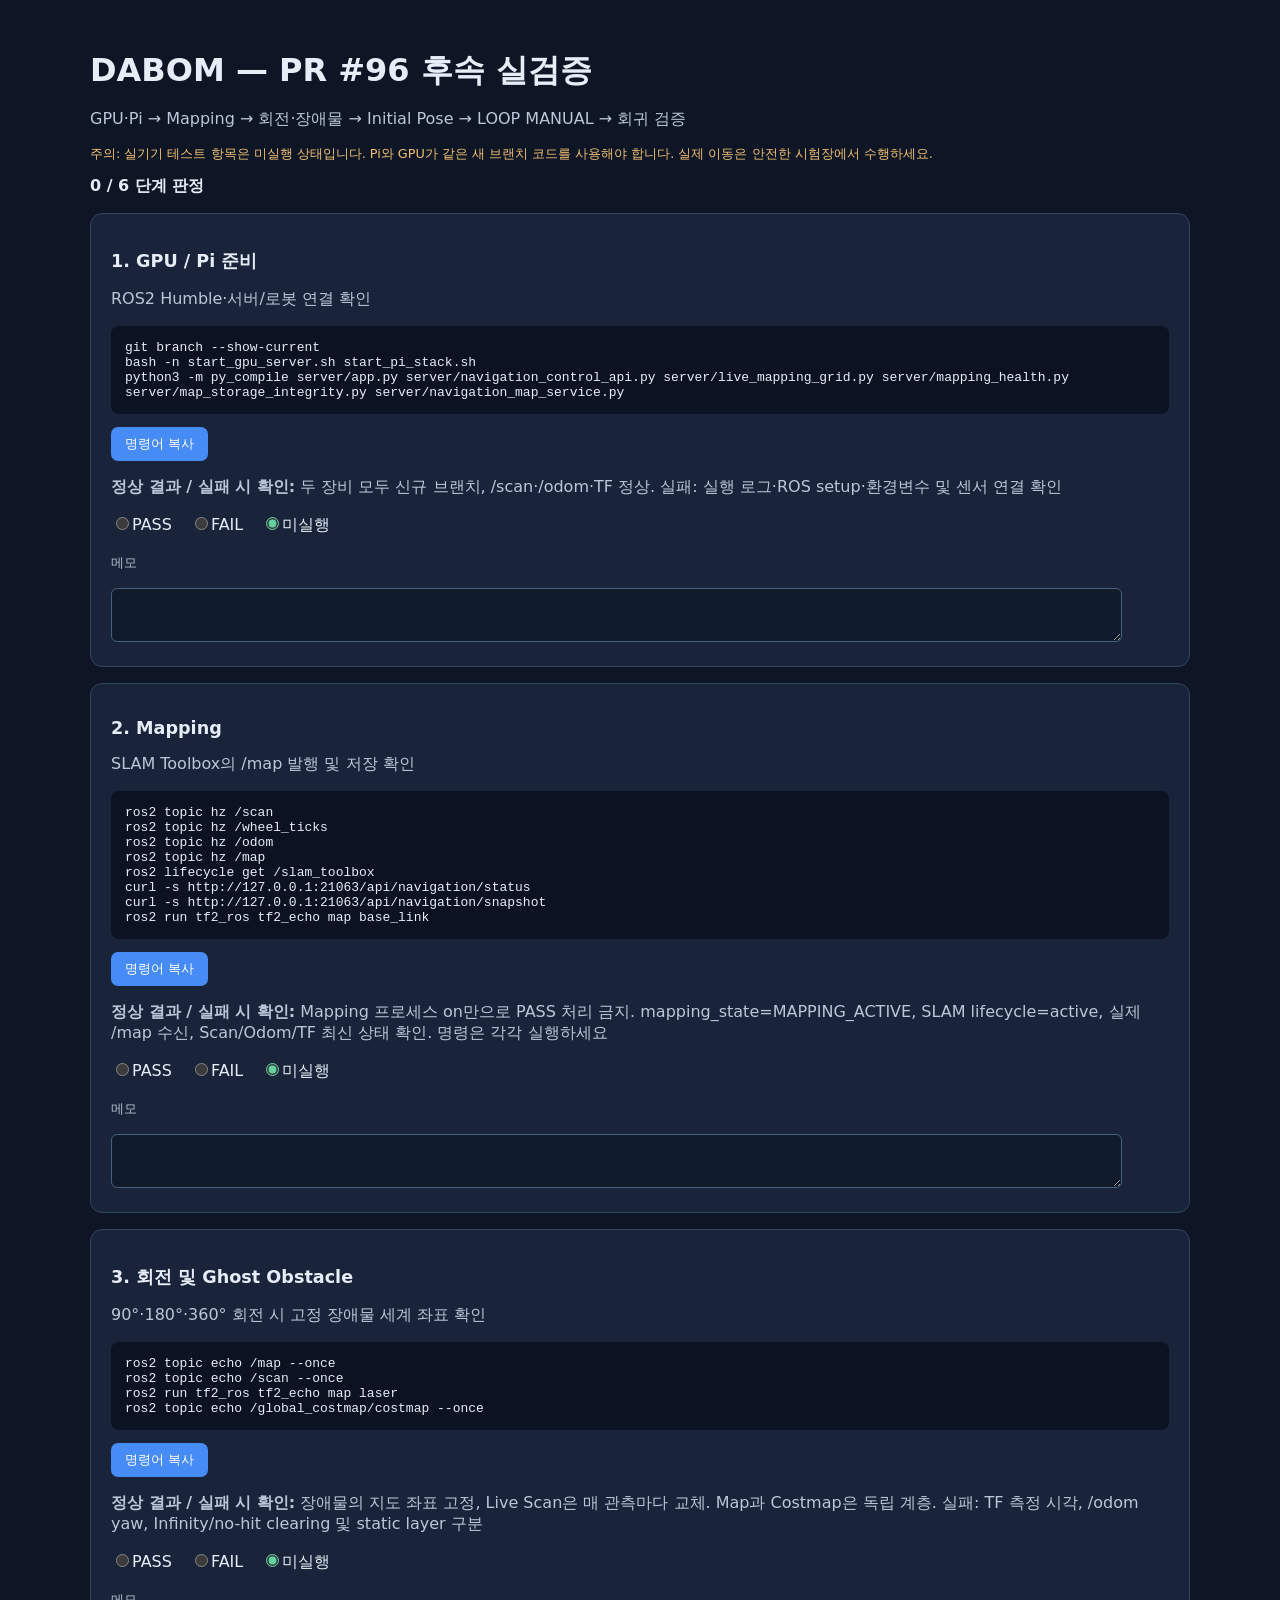
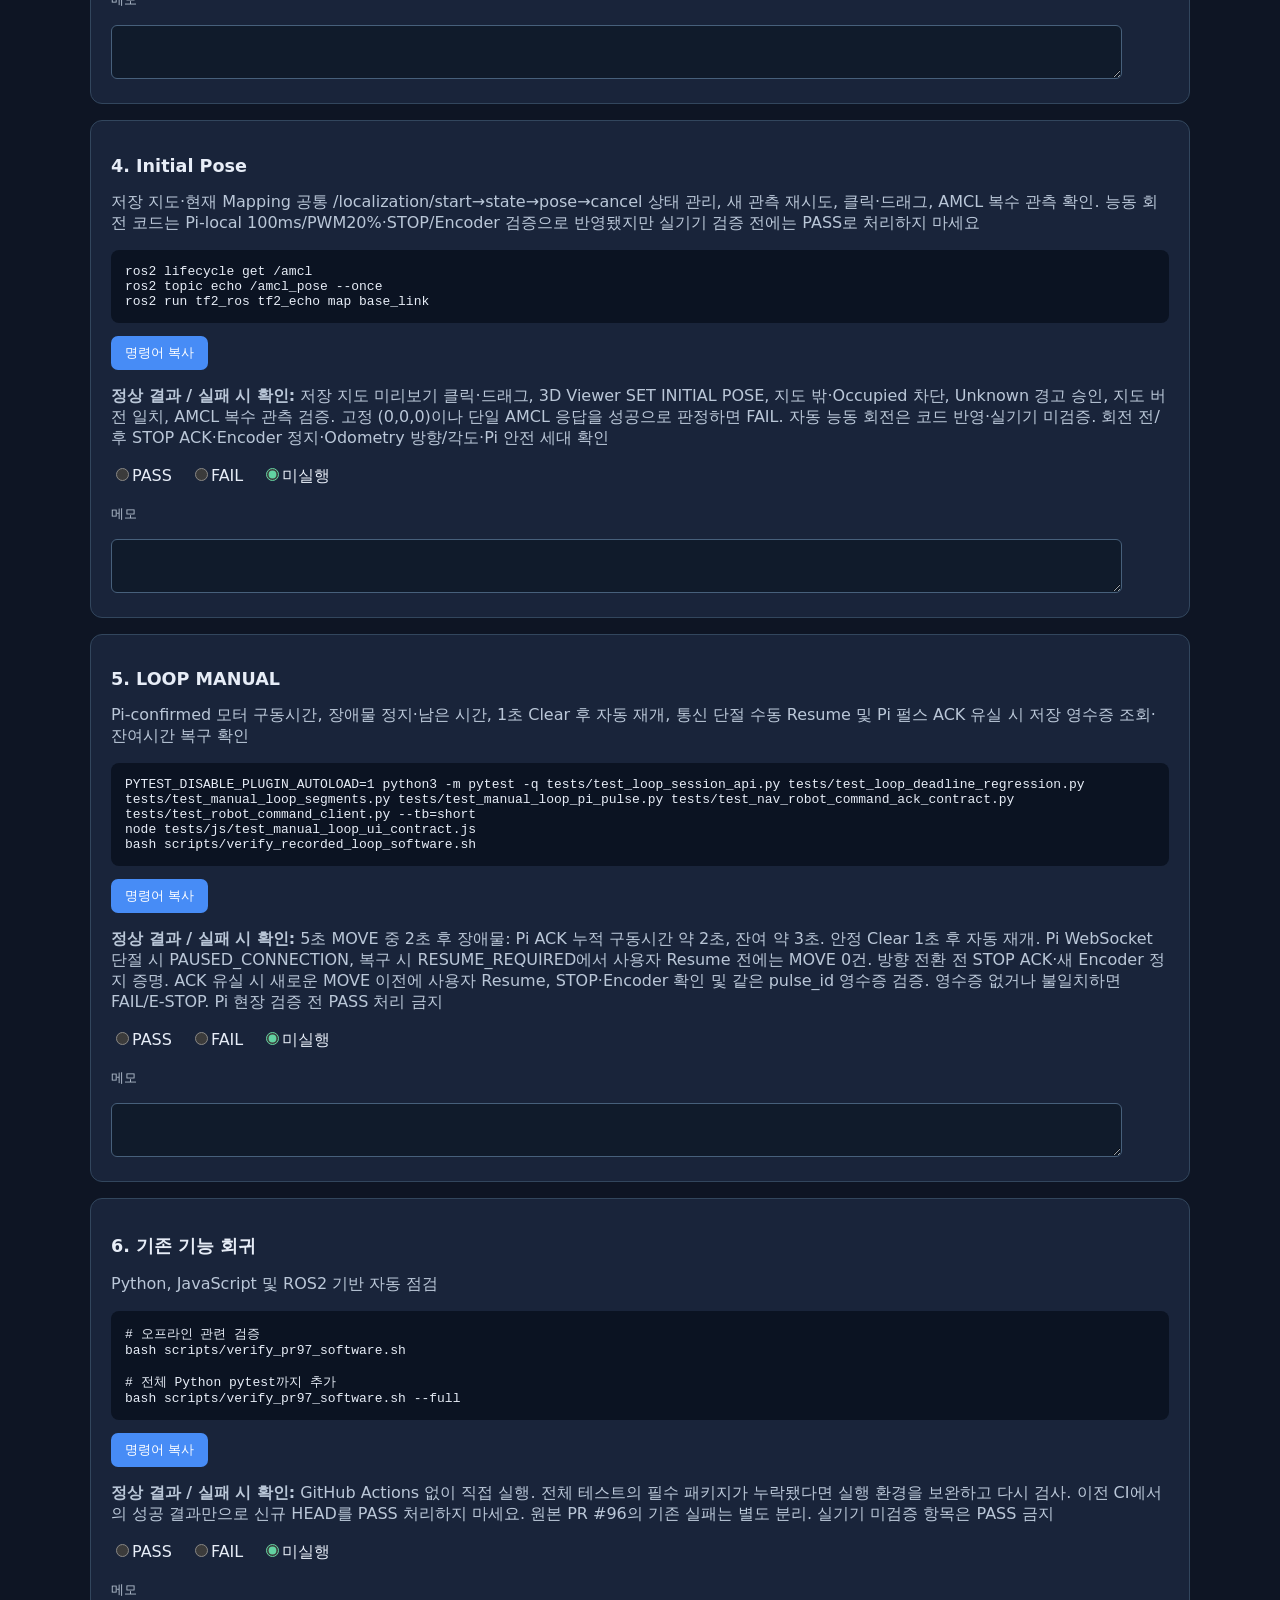
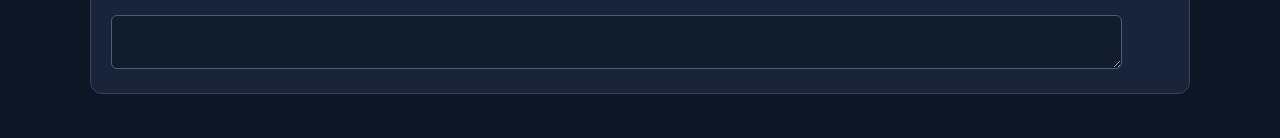
<file: docs/validation/pr96-final-validation.html>
<!doctype html>
<html lang="ko"><head><meta charset="utf-8"><meta name="viewport" content="width=device-width,initial-scale=1">
<title>PR #96 후속 실기기 검증</title><style>
:root{color-scheme:dark;font-family:system-ui,sans-serif;background:#0e1524;color:#e7edf7}body{max-width:1100px;margin:0 auto;padding:28px}h1{margin-bottom:6px}p{color:#bac7d8}section{background:#19243a;border:1px solid #32465d;border-radius:12px;margin:16px 0;padding:20px}h2{font-size:1.1rem}pre{background:#0b1322;border-radius:8px;white-space:pre-wrap;overflow-wrap:anywhere;padding:14px}button{border:0;background:#478cf6;color:#fff;padding:8px 14px;border-radius:7px;cursor:pointer}label{margin-right:18px}input{accent-color:#62d2a2}small{color:#b3bfce}.tag{font-size:.8rem;color:#f0bf74}.status{font-weight:700}</style></head><body>
<h1>DABOM — PR #96 후속 실검증</h1><p>GPU·Pi → Mapping → 회전·장애물 → Initial Pose → LOOP MANUAL → 회귀 검증</p>
<p class="tag">주의: 실기기 테스트 항목은 미실행 상태입니다. Pi와 GPU가 같은 새 브랜치 코드를 사용해야 합니다. 실제 이동은 안전한 시험장에서 수행하세요.</p>
<div id="progress" class="status">0 / 6 단계 판정</div>
<section><h2>1. GPU / Pi 준비</h2><p>ROS2 Humble·서버/로봇 연결 확인</p><pre id="cmd0">git branch --show-current
bash -n start_gpu_server.sh start_pi_stack.sh
python3 -m py_compile server/app.py server/navigation_control_api.py server/live_mapping_grid.py server/mapping_health.py server/map_storage_integrity.py server/navigation_map_service.py</pre><button type="button" data-copy="cmd0">명령어 복사</button><p><strong>정상 결과 / 실패 시 확인:</strong> 두 장비 모두 신규 브랜치, /scan·/odom·TF 정상. 실패: 실행 로그·ROS setup·환경변수 및 센서 연결 확인</p><label><input type="radio" name="s0" value="pass">PASS</label><label><input type="radio" name="s0" value="fail">FAIL</label><label><input type="radio" name="s0" value="pending" checked>미실행</label><p><small>메모</small></p><textarea aria-label="검증 메모" style="width:95%;min-height:48px;background:#101b2b;color:white;border:1px solid #47607b;border-radius:6px"></textarea></section>
<section><h2>2. Mapping</h2><p>SLAM Toolbox의 /map 발행 및 저장 확인</p><pre id="cmd1">ros2 topic hz /scan
ros2 topic hz /wheel_ticks
ros2 topic hz /odom
ros2 topic hz /map
ros2 lifecycle get /slam_toolbox
curl -s http://127.0.0.1:21063/api/navigation/status
curl -s http://127.0.0.1:21063/api/navigation/snapshot
ros2 run tf2_ros tf2_echo map base_link</pre><button type="button" data-copy="cmd1">명령어 복사</button><p><strong>정상 결과 / 실패 시 확인:</strong> Mapping 프로세스 on만으로 PASS 처리 금지. mapping_state=MAPPING_ACTIVE, SLAM lifecycle=active, 실제 /map 수신, Scan/Odom/TF 최신 상태 확인. 명령은 각각 실행하세요</p><label><input type="radio" name="s1" value="pass">PASS</label><label><input type="radio" name="s1" value="fail">FAIL</label><label><input type="radio" name="s1" value="pending" checked>미실행</label><p><small>메모</small></p><textarea aria-label="검증 메모" style="width:95%;min-height:48px;background:#101b2b;color:white;border:1px solid #47607b;border-radius:6px"></textarea></section>
<section><h2>3. 회전 및 Ghost Obstacle</h2><p>90°·180°·360° 회전 시 고정 장애물 세계 좌표 확인</p><pre id="cmd2">ros2 topic echo /map --once
ros2 topic echo /scan --once
ros2 run tf2_ros tf2_echo map laser
ros2 topic echo /global_costmap/costmap --once</pre><button type="button" data-copy="cmd2">명령어 복사</button><p><strong>정상 결과 / 실패 시 확인:</strong> 장애물의 지도 좌표 고정, Live Scan은 매 관측마다 교체. Map과 Costmap은 독립 계층. 실패: TF 측정 시각, /odom yaw, Infinity/no-hit clearing 및 static layer 구분</p><label><input type="radio" name="s2" value="pass">PASS</label><label><input type="radio" name="s2" value="fail">FAIL</label><label><input type="radio" name="s2" value="pending" checked>미실행</label><p><small>메모</small></p><textarea aria-label="검증 메모" style="width:95%;min-height:48px;background:#101b2b;color:white;border:1px solid #47607b;border-radius:6px"></textarea></section>
<section><h2>4. Initial Pose</h2><p>저장 지도·현재 Mapping 공통 /localization/start→state→pose→cancel 상태 관리, 새 관측 재시도, 클릭·드래그, AMCL 복수 관측 확인. 능동 회전 코드는 Pi-local 100ms/PWM20%·STOP/Encoder 검증으로 반영됐지만 실기기 검증 전에는 PASS로 처리하지 마세요</p><pre id="cmd3">ros2 lifecycle get /amcl
ros2 topic echo /amcl_pose --once
ros2 run tf2_ros tf2_echo map base_link</pre><button type="button" data-copy="cmd3">명령어 복사</button><p><strong>정상 결과 / 실패 시 확인:</strong> 저장 지도 미리보기 클릭·드래그, 3D Viewer SET INITIAL POSE, 지도 밖·Occupied 차단, Unknown 경고 승인, 지도 버전 일치, AMCL 복수 관측 검증. 고정 (0,0,0)이나 단일 AMCL 응답을 성공으로 판정하면 FAIL. 자동 능동 회전은 코드 반영·실기기 미검증. 회전 전/후 STOP ACK·Encoder 정지·Odometry 방향/각도·Pi 안전 세대 확인</p><label><input type="radio" name="s3" value="pass">PASS</label><label><input type="radio" name="s3" value="fail">FAIL</label><label><input type="radio" name="s3" value="pending" checked>미실행</label><p><small>메모</small></p><textarea aria-label="검증 메모" style="width:95%;min-height:48px;background:#101b2b;color:white;border:1px solid #47607b;border-radius:6px"></textarea></section>
<section><h2>5. LOOP MANUAL</h2><p>Pi-confirmed 모터 구동시간, 장애물 정지·남은 시간, 1초 Clear 후 자동 재개, 통신 단절 수동 Resume 및 Pi 펄스 ACK 유실 시 저장 영수증 조회·잔여시간 복구 확인</p><pre id="cmd4">PYTEST_DISABLE_PLUGIN_AUTOLOAD=1 python3 -m pytest -q tests/test_loop_session_api.py tests/test_loop_deadline_regression.py tests/test_manual_loop_segments.py tests/test_manual_loop_pi_pulse.py tests/test_nav_robot_command_ack_contract.py tests/test_robot_command_client.py --tb=short
node tests/js/test_manual_loop_ui_contract.js
bash scripts/verify_recorded_loop_software.sh</pre><button type="button" data-copy="cmd4">명령어 복사</button><p><strong>정상 결과 / 실패 시 확인:</strong> 5초 MOVE 중 2초 후 장애물: Pi ACK 누적 구동시간 약 2초, 잔여 약 3초. 안정 Clear 1초 후 자동 재개. Pi WebSocket 단절 시 PAUSED_CONNECTION, 복구 시 RESUME_REQUIRED에서 사용자 Resume 전에는 MOVE 0건. 방향 전환 전 STOP ACK·새 Encoder 정지 증명. ACK 유실 시 새로운 MOVE 이전에 사용자 Resume, STOP·Encoder 확인 및 같은 pulse_id 영수증 검증. 영수증 없거나 불일치하면 FAIL/E-STOP. Pi 현장 검증 전 PASS 처리 금지</p><label><input type="radio" name="s4" value="pass">PASS</label><label><input type="radio" name="s4" value="fail">FAIL</label><label><input type="radio" name="s4" value="pending" checked>미실행</label><p><small>메모</small></p><textarea aria-label="검증 메모" style="width:95%;min-height:48px;background:#101b2b;color:white;border:1px solid #47607b;border-radius:6px"></textarea></section>
<section><h2>6. 기존 기능 회귀</h2><p>Python, JavaScript 및 ROS2 기반 자동 점검</p><pre id="cmd5"># 오프라인 관련 검증
bash scripts/verify_pr97_software.sh

# 전체 Python pytest까지 추가
bash scripts/verify_pr97_software.sh --full</pre><button type="button" data-copy="cmd5">명령어 복사</button><p><strong>정상 결과 / 실패 시 확인:</strong> GitHub Actions 없이 직접 실행. 전체 테스트의 필수 패키지가 누락됐다면 실행 환경을 보완하고 다시 검사. 이전 CI에서의 성공 결과만으로 신규 HEAD를 PASS 처리하지 마세요. 원본 PR #96의 기존 실패는 별도 분리. 실기기 미검증 항목은 PASS 금지</p><label><input type="radio" name="s5" value="pass">PASS</label><label><input type="radio" name="s5" value="fail">FAIL</label><label><input type="radio" name="s5" value="pending" checked>미실행</label><p><small>메모</small></p><textarea aria-label="검증 메모" style="width:95%;min-height:48px;background:#101b2b;color:white;border:1px solid #47607b;border-radius:6px"></textarea></section>
<script>document.querySelectorAll('[data-copy]').forEach(b=>b.addEventListener('click',async()=>{const t=document.getElementById(b.dataset.copy).textContent;try{await navigator.clipboard.writeText(t);b.textContent='복사됨'}catch(e){b.textContent='복사 실패'}}));document.querySelectorAll('input[type=radio]').forEach(el=>el.addEventListener('change',()=>{let n=0;for(let i=0;i<6;i++)if(document.querySelector('input[name=s'+i+']:checked').value!=='pending')n++;document.getElementById('progress').textContent=n+' / 6 단계 판정'}));</script></body></html>
</file>
